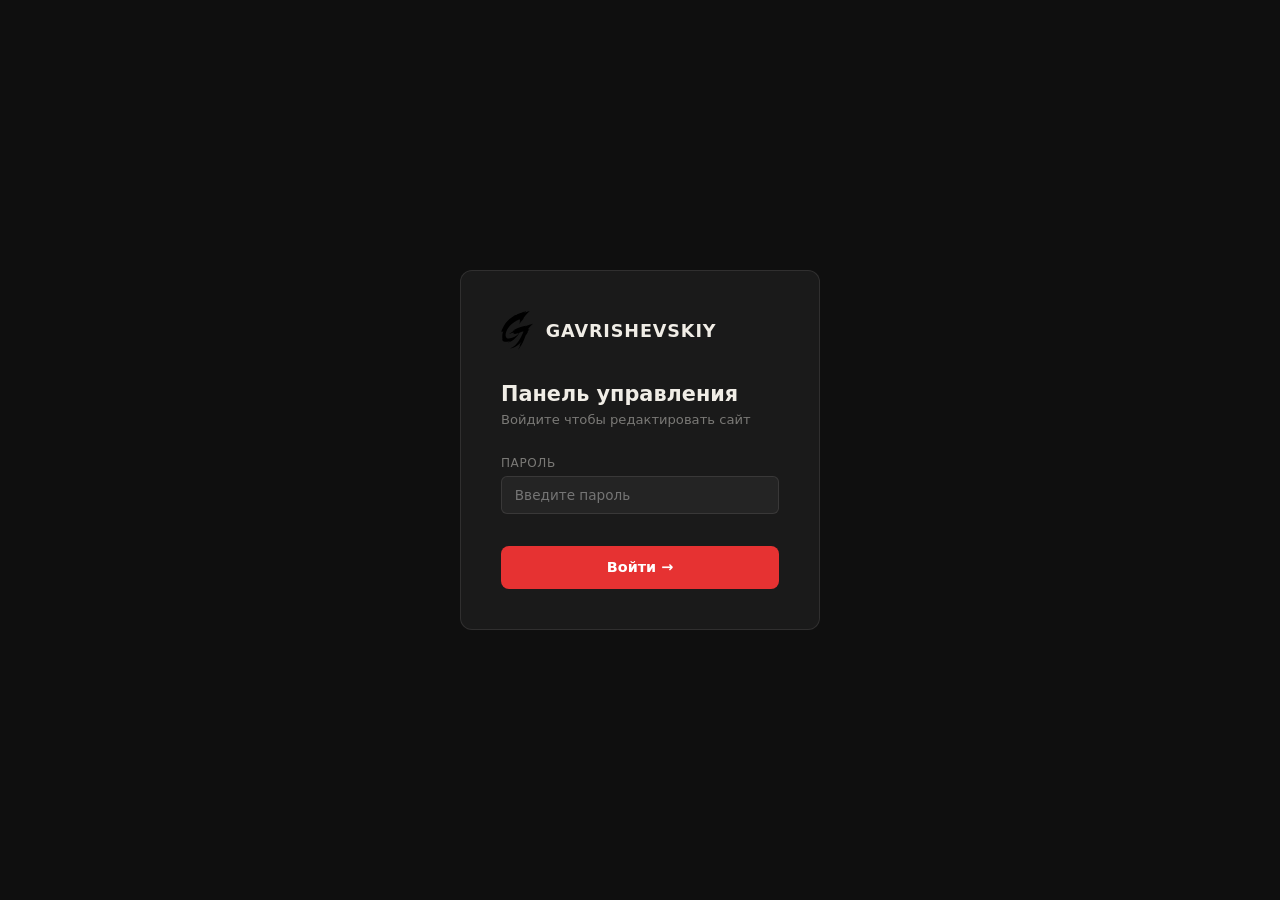
<file: admin.html>
<!DOCTYPE html>
<html lang="ru">
<head>
<meta charset="UTF-8">
<meta name="viewport" content="width=device-width, initial-scale=1.0">
<title>Админка — GAVRISHEVSKIY</title>
<style>
*,*::before,*::after{margin:0;padding:0;box-sizing:border-box}
:root{
  --bg:#0f0f0f;--bg2:#1a1a1a;--bg3:#242424;
  --w:#f0ede6;--dim:rgba(240,237,230,.45);
  --red:#e63232;--line:rgba(240,237,230,.1);
  --green:#22c55e;--font:'Inter',system-ui,sans-serif;
}
body{background:var(--bg);color:var(--w);font-family:var(--font);min-height:100vh}
a{color:inherit;text-decoration:none}
input,textarea,select{background:var(--bg3);border:1px solid var(--line);color:var(--w);padding:.6rem .8rem;border-radius:6px;font-family:var(--font);font-size:.85rem;width:100%;transition:border-color .2s}
input:focus,textarea:focus,select:focus{outline:none;border-color:rgba(230,50,50,.5)}
textarea{resize:vertical;min-height:80px}
label{display:block;font-size:.75rem;color:var(--dim);margin-bottom:.4rem;letter-spacing:.05em;text-transform:uppercase}
button{font-family:var(--font);cursor:pointer;transition:all .2s}

/* LOGIN */
#loginScreen{position:fixed;inset:0;background:var(--bg);display:flex;align-items:center;justify-content:center;z-index:999}
.login-box{background:var(--bg2);border:1px solid var(--line);border-radius:12px;padding:2.5rem;width:360px}
.login-logo{display:flex;align-items:center;gap:.8rem;margin-bottom:2rem}
.login-logo img{width:32px;height:auto;filter:invert(1)}
.login-logo span{font-size:1.1rem;font-weight:700;letter-spacing:.05em}
.login-title{font-size:1.3rem;font-weight:700;margin-bottom:.4rem}
.login-sub{font-size:.82rem;color:var(--dim);margin-bottom:1.8rem}
.btn-login{width:100%;background:var(--red);color:#fff;border:none;padding:.85rem;border-radius:8px;font-size:.9rem;font-weight:600;margin-top:1rem}
.btn-login:hover{background:#ff3535}
.login-err{color:var(--red);font-size:.8rem;margin-top:.6rem;display:none}

/* LAYOUT */
#app{display:none;min-height:100vh}
.sidebar{width:220px;background:var(--bg2);border-right:1px solid var(--line);position:fixed;top:0;left:0;bottom:0;display:flex;flex-direction:column;z-index:100}
.sidebar-logo{padding:1.4rem 1.2rem;border-bottom:1px solid var(--line);display:flex;align-items:center;gap:.7rem}
.sidebar-logo img{width:24px;filter:invert(1)}
.sidebar-logo span{font-size:.9rem;font-weight:700;letter-spacing:.04em}
.sidebar-nav{flex:1;padding:.8rem 0;overflow-y:auto}
.nav-section{padding:.4rem 1.2rem .2rem;font-size:.65rem;letter-spacing:.12em;color:rgba(240,237,230,.3);text-transform:uppercase;margin-top:.4rem}
.nav-item{display:flex;align-items:center;gap:.7rem;padding:.65rem 1.2rem;font-size:.82rem;color:var(--dim);cursor:pointer;transition:all .2s;border-left:2px solid transparent}
.nav-item:hover{color:var(--w);background:rgba(240,237,230,.04)}
.nav-item.active{color:var(--w);border-left-color:var(--red);background:rgba(230,50,50,.06)}
.nav-item .icon{font-size:1rem;width:18px;text-align:center}
.sidebar-footer{padding:1rem 1.2rem;border-top:1px solid var(--line)}
.btn-site{display:flex;align-items:center;gap:.6rem;font-size:.78rem;color:var(--dim);padding:.5rem .8rem;border:1px solid var(--line);border-radius:6px;transition:all .2s;width:100%;background:none}
.btn-site:hover{color:var(--w);border-color:rgba(240,237,230,.3)}
.btn-logout{margin-top:.5rem;font-size:.78rem;color:var(--dim);background:none;border:none;cursor:pointer;padding:.3rem 0}
.btn-logout:hover{color:var(--red)}

.main{margin-left:220px;padding:2rem;min-height:100vh}
.page-title{font-size:1.4rem;font-weight:700;margin-bottom:.3rem}
.page-sub{font-size:.82rem;color:var(--dim);margin-bottom:2rem}

/* CARDS */
.card{background:var(--bg2);border:1px solid var(--line);border-radius:10px;padding:1.4rem;margin-bottom:1rem}
.card-title{font-size:.82rem;font-weight:600;letter-spacing:.04em;margin-bottom:1rem;display:flex;align-items:center;gap:.5rem}
.card-title .badge{font-size:.65rem;background:rgba(230,50,50,.15);color:var(--red);border:1px solid rgba(230,50,50,.3);padding:.15rem .5rem;border-radius:4px}
.grid-2{display:grid;grid-template-columns:1fr 1fr;gap:1rem}
.grid-3{display:grid;grid-template-columns:1fr 1fr 1fr;gap:1rem}
.field{margin-bottom:1rem}
.field:last-child{margin-bottom:0}

/* BUTTONS */
.btn-save{background:var(--red);color:#fff;border:none;padding:.7rem 1.6rem;border-radius:7px;font-size:.85rem;font-weight:600}
.btn-save:hover{background:#ff3535;transform:translateY(-1px)}
.btn-save:active{transform:none}
.btn-secondary{background:var(--bg3);color:var(--dim);border:1px solid var(--line);padding:.6rem 1.2rem;border-radius:7px;font-size:.82rem}
.btn-secondary:hover{color:var(--w);border-color:rgba(240,237,230,.3)}
.btn-danger{background:rgba(230,50,50,.1);color:var(--red);border:1px solid rgba(230,50,50,.3);padding:.5rem .9rem;border-radius:6px;font-size:.78rem}
.btn-danger:hover{background:rgba(230,50,50,.2)}
.btn-add{background:rgba(34,197,94,.1);color:var(--green);border:1px solid rgba(34,197,94,.3);padding:.6rem 1.2rem;border-radius:7px;font-size:.82rem}
.btn-add:hover{background:rgba(34,197,94,.18)}

/* TRACK / ARTIST ROWS */
.item-row{background:var(--bg3);border:1px solid var(--line);border-radius:8px;padding:1rem;margin-bottom:.7rem;position:relative}
.item-row-header{display:flex;align-items:center;gap:.8rem;margin-bottom:.8rem}
.item-num{font-size:.7rem;font-weight:600;color:var(--dim);background:var(--bg);border:1px solid var(--line);width:28px;height:28px;border-radius:50%;display:flex;align-items:center;justify-content:center;flex-shrink:0}
.item-name{font-size:.88rem;font-weight:600;flex:1}
.item-actions{display:flex;gap:.4rem}

/* IMAGE UPLOAD */
.img-upload{border:1px dashed rgba(240,237,230,.2);border-radius:8px;padding:1.2rem;text-align:center;cursor:pointer;transition:border-color .2s;position:relative}
.img-upload:hover{border-color:rgba(230,50,50,.4)}
.img-upload input[type=file]{position:absolute;inset:0;opacity:0;cursor:pointer;width:100%;height:100%}
.img-preview{width:100%;max-height:120px;object-fit:cover;border-radius:6px;display:block;margin-bottom:.6rem}
.img-placeholder{font-size:.78rem;color:var(--dim);pointer-events:none}
.img-placeholder .icon{font-size:1.5rem;margin-bottom:.4rem;display:block}

/* TOAST */
#toast{position:fixed;bottom:2rem;right:2rem;z-index:9999;display:flex;flex-direction:column;gap:.5rem}
.toast-item{background:var(--bg2);border:1px solid var(--line);border-radius:8px;padding:.8rem 1.2rem;font-size:.83rem;display:flex;align-items:center;gap:.6rem;animation:toastIn .3s ease forwards;min-width:220px}
.toast-item.success{border-color:rgba(34,197,94,.4)}
.toast-item.error{border-color:rgba(230,50,50,.4)}
@keyframes toastIn{from{opacity:0;transform:translateY(10px)}to{opacity:1;transform:none}}

/* TABS */
.tabs{display:flex;gap:0;border-bottom:1px solid var(--line);margin-bottom:1.5rem}
.tab{padding:.65rem 1.2rem;font-size:.82rem;color:var(--dim);cursor:pointer;border-bottom:2px solid transparent;margin-bottom:-1px;transition:all .2s}
.tab:hover{color:var(--w)}
.tab.active{color:var(--w);border-bottom-color:var(--red)}
.tab-content{display:none}
.tab-content.active{display:block}

/* STATS */
.stats-grid{display:grid;grid-template-columns:repeat(4,1fr);gap:1rem;margin-bottom:2rem}
.stat-card{background:var(--bg2);border:1px solid var(--line);border-radius:10px;padding:1.2rem}
.stat-val{font-size:2rem;font-weight:700;margin-bottom:.2rem}
.stat-label{font-size:.75rem;color:var(--dim);letter-spacing:.05em;text-transform:uppercase}

/* PAGES */
.page{display:none}
.page.active{display:block}

/* TICKER */
.ticker-item{display:flex;align-items:center;gap:.8rem;background:var(--bg3);border:1px solid var(--line);border-radius:7px;padding:.7rem .9rem;margin-bottom:.5rem}
.ticker-item .t-type{font-size:.65rem;color:var(--dim);background:var(--bg);border:1px solid var(--line);padding:.15rem .45rem;border-radius:4px;text-transform:uppercase;letter-spacing:.06em;flex-shrink:0}
.ticker-item .t-val{flex:1;font-size:.85rem}
.ticker-item .t-actions{display:flex;gap:.3rem}

@media(max-width:768px){
  .sidebar{transform:translateX(-100%)}
  .main{margin-left:0;padding:1rem}
  .stats-grid{grid-template-columns:1fr 1fr}
  .grid-2,.grid-3{grid-template-columns:1fr}
}
</style>
</head>
<body>

<!-- LOGIN -->
<div id="loginScreen">
  <div class="login-box">
    <div class="login-logo">
      <img src="assets/icons/logo.svg" alt="">
      <span>GAVRISHEVSKIY</span>
    </div>
    <div class="login-title">Панель управления</div>
    <div class="login-sub">Войдите чтобы редактировать сайт</div>
    <div class="field">
      <label>Пароль</label>
      <input type="password" id="pwInput" placeholder="Введите пароль" onkeydown="if(event.key==='Enter')doLogin()">
    </div>
    <button class="btn-login" onclick="doLogin()">Войти →</button>
    <div class="login-err" id="loginErr">Неверный пароль</div>
  </div>
</div>

<!-- APP -->
<div id="app">

  <!-- SIDEBAR -->
  <div class="sidebar">
    <div class="sidebar-logo">
      <img src="assets/icons/logo.svg" alt="">
      <span>ADMIN</span>
    </div>
    <nav class="sidebar-nav">
      <div class="nav-section">Обзор</div>
      <div class="nav-item active" onclick="showPage('dashboard')">
        <span class="icon">📊</span> Dashboard
      </div>

      <div class="nav-section">Контент</div>
      <div class="nav-item" onclick="showPage('hero')">
        <span class="icon">🎬</span> Hero экран
      </div>
      <div class="nav-item" onclick="showPage('ticker')">
        <span class="icon">📜</span> Бегущая строка
      </div>
      <div class="nav-item" onclick="showPage('about')">
        <span class="icon">ℹ️</span> О нас
      </div>
      <div class="nav-item" onclick="showPage('artists')">
        <span class="icon">🎤</span> Артисты
      </div>
      <div class="nav-item" onclick="showPage('tracks')">
        <span class="icon">🎵</span> Треки
      </div>
      <div class="nav-item" onclick="showPage('visual')">
        <span class="icon">🎬</span> Визуальный продакшн
      </div>
      <div class="nav-item" onclick="showPage('reviews')">
        <span class="icon">⭐</span> Отзывы
      </div>
      <div class="nav-item" onclick="showPage('contact')">
        <span class="icon">📬</span> Контакты
      </div>
      <div class="nav-section">Настройки</div>
      <div class="nav-item" onclick="showPage('settings')">
        <span class="icon">⚙️</span> Настройки
      </div>
    </nav>
    <div class="sidebar-footer">
      <button class="btn-site" onclick="window.open('index.html','_blank')">
        <span>🌐</span> Открыть сайт
      </button>
      <button class="btn-logout" onclick="logout()">Выйти из аккаунта</button>
    </div>
  </div>

  <!-- MAIN -->
  <div class="main">

    <!-- DASHBOARD -->
    <div class="page active" id="page-dashboard">
      <div class="page-title">Dashboard</div>
      <div class="page-sub">Добро пожаловать в панель управления GAVRISHEVSKIY</div>

      <div class="stats-grid">
        <div class="stat-card">
          <div class="stat-val" id="stat-artists">—</div>
          <div class="stat-label">Артистов</div>
        </div>
        <div class="stat-card">
          <div class="stat-val" id="stat-tracks">—</div>
          <div class="stat-label">Треков</div>
        </div>
        <div class="stat-card">
          <div class="stat-val" id="stat-reviews">—</div>
          <div class="stat-label">Отзывов</div>
        </div>
        <div class="stat-card">
          <div class="stat-val" style="color:var(--green)">●</div>
          <div class="stat-label">Сайт активен</div>
        </div>
      </div>

      <div class="card">
        <div class="card-title">Быстрые действия</div>
        <div style="display:flex;gap:.7rem;flex-wrap:wrap">
          <button class="btn-save" onclick="showPage('artists')">✏️ Редактировать артистов</button>
          <button class="btn-save" onclick="showPage('tracks')">🎵 Редактировать треки</button>
          <button class="btn-save" onclick="showPage('visual')">🎬 Клипы</button>
          <button class="btn-secondary" onclick="showPage('contact')">📬 Контакты</button>
          <button class="btn-secondary" onclick="showPage('settings')">⚙️ Настройки</button>
        </div>
      </div>

      <div class="card">
        <div class="card-title">Последние изменения</div>
        <div id="changeLog" style="font-size:.82rem;color:var(--dim)">Изменений пока нет.</div>
      </div>
    </div>

    <!-- HERO -->
    <div class="page" id="page-hero">
      <div class="page-title">Hero экран</div>
      <div class="page-sub">Первый экран сайта — заголовок и кнопки</div>

      <div class="card">
        <div class="card-title">Заголовок <span class="badge">Текст</span></div>
        <div class="field">
          <label>Строка 1</label>
          <input type="text" id="hero-line1" placeholder="GAVRISHEVSKIY©">
        </div>
        <div class="field">
          <label>Строка 2 (акцент)</label>
          <input type="text" id="hero-line2" placeholder="PRODUCTION">
        </div>
      </div>

      <div class="card">
        <div class="card-title">Кнопки</div>
        <div class="grid-2">
          <div class="field">
            <label>Кнопка 1 (текст)</label>
            <input type="text" id="hero-btn1-text" placeholder="Начать проект">
          </div>
          <div class="field">
            <label>Кнопка 1 (ссылка)</label>
            <input type="text" id="hero-btn1-link" placeholder="#contact">
          </div>
        </div>
        <div class="grid-2">
          <div class="field">
            <label>Кнопка 2 (текст)</label>
            <input type="text" id="hero-btn2-text" placeholder="Портфолио">
          </div>
          <div class="field">
            <label>Кнопка 2 (ссылка)</label>
            <input type="text" id="hero-btn2-link" placeholder="#artists">
          </div>
        </div>
      </div>

      <button class="btn-save" onclick="saveSection('hero')">💾 Сохранить hero</button>
    </div>

    <!-- VISUAL -->
    <div class="page" id="page-visual">
      <div class="page-title">Визуальный продакшн</div>
      <div class="page-sub">Горизонтальный блок клипов на главной — видео, подпись и ссылка</div>

      <div id="visualList"></div>
      <button class="btn-add" onclick="addVisualCard()">+ Добавить карточку</button>

      <br><br>
      <button class="btn-save" onclick="saveSection('visual')">💾 Сохранить визуальный блок</button>
    </div>

    <!-- TICKER -->
    <div class="page" id="page-ticker">
      <div class="page-title">Бегущая строка</div>
      <div class="page-sub">Артисты и логотипы в бегущей строке между hero и about</div>

      <div class="card">
        <div class="card-title">Элементы строки</div>
        <div id="tickerItems"></div>
        <button class="btn-add" onclick="addTickerItem('text')">+ Добавить текст</button>
        <button class="btn-secondary" onclick="addTickerItem('img')" style="margin-left:.5rem">+ Добавить логотип</button>
      </div>

      <button class="btn-save" onclick="saveSection('ticker')">💾 Сохранить</button>
    </div>

    <!-- ABOUT -->
    <div class="page" id="page-about">
      <div class="page-title">Блок «О нас»</div>
      <div class="page-sub">Второй экран — заголовок и статистика</div>

      <div class="card">
        <div class="card-title">Заголовок</div>
        <div class="field">
          <label>Строка 1</label>
          <input type="text" id="about-h1" placeholder="Звук,">
        </div>
        <div class="field">
          <label>Строка 2</label>
          <input type="text" id="about-h2" placeholder="который слышат">
        </div>
        <div class="field">
          <label>Тег</label>
          <input type="text" id="about-tag" placeholder="// Продюсерский центр">
        </div>
      </div>

      <div class="card">
        <div class="card-title">Статистика</div>
        <div class="grid-2">
          <div class="field"><label>Цифра 1</label><input type="text" id="about-s1v" placeholder="200+"></div>
          <div class="field"><label>Подпись 1</label><input type="text" id="about-s1l" placeholder="Треков"></div>
          <div class="field"><label>Цифра 2</label><input type="text" id="about-s2v" placeholder="47"></div>
          <div class="field"><label>Подпись 2</label><input type="text" id="about-s2l" placeholder="Артистов"></div>
          <div class="field"><label>Цифра 3</label><input type="text" id="about-s3v" placeholder="12M"></div>
          <div class="field"><label>Подпись 3</label><input type="text" id="about-s3l" placeholder="Прослушиваний"></div>
          <div class="field"><label>Цифра 4</label><input type="text" id="about-s4v" placeholder="8"></div>
          <div class="field"><label>Подпись 4</label><input type="text" id="about-s4l" placeholder="Лет опыта"></div>
        </div>
      </div>

      <button class="btn-save" onclick="saveSection('about')">💾 Сохранить</button>
    </div>

    <!-- ARTISTS -->
    <div class="page" id="page-artists">
      <div class="page-title">Артисты</div>
      <div class="page-sub">Редактируй карточки артистов в bento-сетке</div>

      <div class="card">
        <div class="card-title">Заголовок секции</div>
        <div class="grid-2">
          <div class="field"><label>Заголовок</label><input type="text" id="artists-h" placeholder="НАШИ АРТИСТЫ"></div>
          <div class="field"><label>Тег</label><input type="text" id="artists-tag" placeholder="// 47 артистов · 12M+ прослушиваний"></div>
        </div>
      </div>

      <div id="artistsList"></div>
      <button class="btn-add" onclick="addArtist()">+ Добавить артиста</button>

      <br><br>
      <button class="btn-save" onclick="saveSection('artists')">💾 Сохранить артистов</button>
    </div>

    <!-- TRACKS -->
    <div class="page" id="page-tracks">
      <div class="page-title">Треки</div>
      <div class="page-sub">Список избранных треков</div>

      <div id="tracksList"></div>
      <button class="btn-add" onclick="addTrack()">+ Добавить трек</button>

      <br><br>
      <button class="btn-save" onclick="saveSection('tracks')">💾 Сохранить треки</button>
    </div>

    <!-- REVIEWS -->
    <div class="page" id="page-reviews">
      <div class="page-title">Отзывы</div>
      <div class="page-sub">Текстовые отзывы артистов</div>

      <div id="reviewsList"></div>
      <button class="btn-add" onclick="addReview()">+ Добавить отзыв</button>

      <br><br>
      <button class="btn-save" onclick="saveSection('reviews')">💾 Сохранить отзывы</button>
    </div>

    <!-- CONTACT -->
    <div class="page" id="page-contact">
      <div class="page-title">Контакты</div>
      <div class="page-sub">Email, Telegram и ссылки на соцсети</div>

      <div class="card">
        <div class="card-title">Заголовок CTA</div>
        <div class="field"><label>Строка 1</label><input type="text" id="contact-h1" placeholder="ГОТОВ"></div>
        <div class="field"><label>Строка 2 (акцент)</label><input type="text" id="contact-h2" placeholder="ЗВУЧАТЬ?"></div>
        <div class="field"><label>Подзаголовок</label><input type="text" id="contact-sub" placeholder="Напиши — обсудим проект..."></div>
      </div>

      <div class="card">
        <div class="card-title">Ссылки</div>
        <div class="field"><label>Email</label><input type="email" id="contact-email" placeholder="hello@garvishensky.pro"></div>
        <div class="field"><label>Telegram (ссылка)</label><input type="text" id="contact-tg" placeholder="https://t.me/garvishensky"></div>
        <div class="field"><label>Instagram</label><input type="text" id="contact-ig" placeholder="https://instagram.com/..."></div>
        <div class="field"><label>VK</label><input type="text" id="contact-vk" placeholder="https://vk.com/..."></div>
        <div class="field"><label>YouTube</label><input type="text" id="contact-yt" placeholder="https://youtube.com/..."></div>
      </div>

      <button class="btn-save" onclick="saveSection('contact')">💾 Сохранить контакты</button>
    </div>

    <!-- SETTINGS -->
    <div class="page" id="page-settings">
      <div class="page-title">Настройки</div>
      <div class="page-sub">Системные настройки панели</div>

      <div class="card">
        <div class="card-title">Смена пароля</div>
        <div class="field"><label>Текущий пароль</label><input type="password" id="pw-current"></div>
        <div class="field"><label>Новый пароль</label><input type="password" id="pw-new"></div>
        <div class="field"><label>Повторить пароль</label><input type="password" id="pw-repeat"></div>
        <button class="btn-save" onclick="changePassword()">Сменить пароль</button>
      </div>

      <div class="card">
        <div class="card-title">Данные</div>
        <div style="display:flex;gap:.7rem;flex-wrap:wrap">
          <button class="btn-secondary" onclick="exportData()">📤 Экспорт данных (JSON)</button>
          <button class="btn-secondary" onclick="document.getElementById('importFile').click()">📥 Импорт данных</button>
          <input type="file" id="importFile" accept=".json" style="display:none" onchange="importData(event)">
        </div>
        <div style="margin-top:1rem">
          <button class="btn-danger" onclick="if(confirm('Сбросить всё?'))resetData()">🗑 Сбросить все данные</button>
        </div>
      </div>
    </div>

  </div><!-- /main -->
</div><!-- /app -->

<div id="toast"></div>

<script>
const STORAGE_KEY = 'garvishensky_cms';
const DEFAULT_PW  = 'admin2024';

// ── AUTH ──
function getPassword(){ return localStorage.getItem('garvishensky_pw') || DEFAULT_PW; }

function doLogin(){
  const val = document.getElementById('pwInput').value;
  if(val === getPassword()){
    sessionStorage.setItem('gauth','1');
    document.getElementById('loginScreen').style.display='none';
    document.getElementById('app').style.display='block';
    initApp();
  } else {
    document.getElementById('loginErr').style.display='block';
    document.getElementById('pwInput').value='';
  }
}

function logout(){
  sessionStorage.removeItem('gauth');
  location.reload();
}

// ── INIT ──
window.addEventListener('DOMContentLoaded', ()=>{
  if(sessionStorage.getItem('gauth')){
    document.getElementById('loginScreen').style.display='none';
    document.getElementById('app').style.display='block';
    initApp();
  }
});

function initApp(){
  loadAll();
  updateDashboard();
}

// ── DATA ──
function getData(){ return JSON.parse(localStorage.getItem(STORAGE_KEY)||'{}'); }
function setData(d){ localStorage.setItem(STORAGE_KEY, JSON.stringify(d)); }

const DEFAULTS = {
  hero:{ line1:'GAVRISHEVSKIY©', line2:'PRODUCTION',
    btn1Text:'Начать проект', btn1Link:'#contact', btn2Text:'Портфолио', btn2Link:'#artists' },
  ticker:[
    {type:'img', val:'assets/media/images/lola.jpg', alt:'LOLA'},
    {type:'img', val:'assets/media/images/andraw.jpg', alt:'ANDRAW'},
    {type:'text', val:'APRIORY'},{type:'text', val:'DAFA'}
  ],
  about:{ h1:'Звук,', h2:'который слышат', tag:'// Продюсерский центр',
    s1v:'200+', s1l:'Треков', s2v:'47', s2l:'Артистов',
    s3v:'12M', s3l:'Прослушиваний', s4v:'8', s4l:'Лет опыта' },
  artists:{ h:'НАШИ АРТИСТЫ', tag:'// 47 артистов · 12M+ прослушиваний',
    items:[
      {name:'АРТИСТ 1', genre:'Жанр · Поджанр', plays:'X.XM', img:'assets/media/images/artists/artist-1.jpg', tracks:['Название трека 1','Название трека 2','Название трека 3'], link:'#tracks'},
      {name:'АРТИСТ 2', genre:'Жанр · Поджанр', plays:'XXX K', img:'assets/media/images/artists/artist-2.jpg', tracks:['Название трека 1','Название трека 2'], link:'#tracks'},
      {name:'АРТИСТ 3', genre:'Жанр · Поджанр', plays:'X.XM', img:'assets/media/images/artists/artist-3.jpg', tracks:['Название трека 1','Название трека 2'], link:'#tracks'},
      {name:'АРТИСТ 4', genre:'Жанр', plays:'XXX K', img:'assets/media/images/artists/artist-4.jpg', tracks:['Название трека'], link:'#tracks'},
      {name:'АРТИСТ 5', genre:'Жанр', plays:'X.XM', img:'assets/media/images/artists/artist-5.jpg', tracks:['Название трека'], link:'#tracks'},
    ]
  },
  tracks:{ items:[
    {name:'Название трека', artist:'Артист 1', tag:'Жанр', plays:'XXX K', dur:'3:24', ym:''},
    {name:'Название трека 2', artist:'Артист 2', tag:'Жанр', plays:'XXX K', dur:'2:58', ym:''},
    {name:'Название трека 3', artist:'Артист 3', tag:'Жанр', plays:'XXX K', dur:'3:40', ym:''},
    {name:'Название трека 4', artist:'Артист 4', tag:'Жанр', plays:'XXX K', dur:'2:44', ym:''},
    {name:'Название трека 5', artist:'Артист 5', tag:'Жанр', plays:'XXX K', dur:'3:11', ym:''},
  ]},
  visual:{ items:[
    {type:'01', label:'Клип', video:'assets/media/video/hero.mp4', link:'pages/services.html#video'},
    {type:'02', label:'Рилс', video:'assets/media/video/about.mp4', link:'pages/services.html#video'},
    {type:'03', label:'Teaser', video:'assets/media/video/studio.mp4', link:'pages/services.html#video'},
    {type:'04', label:'Backstage', video:'assets/media/video/hero.mp4', link:'pages/services.html#video'},
    {type:'05', label:'Live', video:'assets/media/video/about.mp4', link:'pages/services.html#video'},
    {type:'06', label:'Aftermovie', video:'assets/media/video/studio.mp4', link:'pages/services.html#video'},
  ]},
  reviews:{ items:[
    {text:'За три месяца работы выпустили EP и получили первый миллион прослушиваний. Команда делает всё — от аранжировки до рилсов.', author:'Артист 1', role:'Поп · X.XM слушателей'},
    {text:'Пришёл с демо-записью на телефон, ушёл с готовым треком на стримингах. Сведение и мастеринг — топовый уровень.', author:'Артист 2', role:'Инди · XXX K слушателей'},
    {text:'Визуальный продакшн на высшем уровне. Клип набрал 500К за первую неделю.', author:'Артист 3', role:'R&B · X.XM слушателей'},
  ]},
  contact:{ h1:'ГОТОВ', h2:'ЗВУЧАТЬ?', sub:'Напиши — обсудим проект, выберем формат и стартуем',
    email:'hello@garvishensky.pro', tg:'https://t.me/garvishensky', ig:'', vk:'', yt:'' }
};

function get(section){ const d=getData(); return d[section]||DEFAULTS[section]; }
function save(section, val){ const d=getData(); d[section]=val; setData(d); logChange(section); }

// ── LOAD ALL SECTIONS INTO FORMS ──
function loadAll(){
  loadHero(); loadTicker(); loadAbout(); loadArtists(); loadTracks(); loadVisual(); loadReviews(); loadContact();
}

function loadHero(){
  const d=get('hero');
  const map = {
    line1:'line1',
    line2:'line2',
    'btn1-text':'btn1Text',
    'btn1-link':'btn1Link',
    'btn2-text':'btn2Text',
    'btn2-link':'btn2Link',
  };
  Object.entries(map).forEach(([domKey,dataKey])=>{
    const el=document.getElementById('hero-'+domKey);
    if(el) el.value=d[dataKey]||'';
  });
}
function loadAbout(){
  const d=get('about');
  ['h1','h2','tag','s1v','s1l','s2v','s2l','s3v','s3l','s4v','s4l'].forEach(k=>{
    const el=document.getElementById('about-'+k);
    if(el) el.value=d[k]||'';
  });
}
function loadContact(){
  const d=get('contact');
  ['h1','h2','sub','email','tg','ig','vk','yt'].forEach(k=>{
    const el=document.getElementById('contact-'+k);
    if(el) el.value=d[k]||'';
  });
}

function loadTicker(){
  const items=get('ticker');
  const el=document.getElementById('tickerItems');
  el.innerHTML='';
  items.forEach((it,i)=>{
    el.innerHTML+=`<div class="ticker-item" id="ti-${i}">
      <span class="t-type">${it.type==='img'?'Лого':'Текст'}</span>
      <input class="t-val" style="flex:1;background:var(--bg);border:1px solid var(--line);color:var(--w);padding:.4rem .6rem;border-radius:5px;font-size:.82rem" 
        value="${it.val}" onchange="updateTickerItem(${i},'val',this.value)">
      ${it.type==='img'?`<input style="width:100px;background:var(--bg);border:1px solid var(--line);color:var(--w);padding:.4rem .6rem;border-radius:5px;font-size:.75rem" 
        value="${it.alt||''}" placeholder="alt" onchange="updateTickerItem(${i},'alt',this.value)">`:``}
      <button class="btn-danger" onclick="removeTickerItem(${i})">✕</button>
    </div>`;
  });
}

function updateTickerItem(i,key,val){
  const items=get('ticker'); items[i][key]=val; save('ticker',items); // live save
}
function removeTickerItem(i){
  const items=get('ticker'); items.splice(i,1); save('ticker',items); loadTicker();
}
function addTickerItem(type){
  const items=get('ticker');
  items.push(type==='img'?{type:'img',val:'',alt:''}:{type:'text',val:'АРТИСТ'});
  save('ticker',items); loadTicker();
}

function loadArtists(){
  const d=get('artists');
  const hEl=document.getElementById('artists-h');
  const tEl=document.getElementById('artists-tag');
  if(hEl) hEl.value=d.h||'';
  if(tEl) tEl.value=d.tag||'';
  const el=document.getElementById('artistsList');
  el.innerHTML='';
  (d.items||[]).forEach((a,i)=>{
    el.innerHTML+=`
    <div class="item-row" id="ar-${i}">
      <div class="item-row-header">
        <div class="item-num">${i+1}</div>
        <div class="item-name">${a.name||'Артист'}</div>
        <div class="item-actions">
          <button class="btn-danger" onclick="removeArtist(${i})">Удалить</button>
        </div>
      </div>
      <div class="grid-2">
        <div class="field"><label>Имя</label>
          <input value="${a.name||''}" onchange="updateArtist(${i},'name',this.value)"></div>
        <div class="field"><label>Жанр</label>
          <input value="${a.genre||''}" onchange="updateArtist(${i},'genre',this.value)"></div>
        <div class="field"><label>Прослушивания (ЯМ)</label>
          <input value="${a.plays||''}" onchange="updateArtist(${i},'plays',this.value)"></div>
        <div class="field"><label>Ссылка карточки</label>
          <input value="${a.link||'#tracks'}" onchange="updateArtist(${i},'link',this.value)"></div>
      </div>
      <div class="field"><label>Треки (через запятую)</label>
        <input value="${(a.tracks||[]).join(', ')}" onchange="updateArtist(${i},'tracks',this.value.split(',').map(s=>s.trim()))"></div>
      <div class="field"><label>Фото (путь к файлу)</label>
        <input value="${a.img||''}" placeholder="assets/media/images/artists/artist-1.jpg" onchange="updateArtist(${i},'img',this.value)"></div>
    </div>`;
  });
}

function updateArtist(i,key,val){
  const d=get('artists'); d.items[i][key]=val;
  // Обновляем имя в заголовке
  const nameEl=document.querySelector(`#ar-${i} .item-name`);
  if(nameEl&&key==='name') nameEl.textContent=val;
  // Не сохраняем сразу — ждём кнопку Save
  const cur=getData(); cur['artists']=d; setData(cur);
}
function removeArtist(i){ const d=get('artists'); d.items.splice(i,1); save('artists',d); loadArtists(); }
function addArtist(){
  const d=get('artists');
  d.items.push({name:'Новый артист',genre:'Жанр',plays:'—',img:'',tracks:[],link:'#tracks'});
  save('artists',d); loadArtists();
}

function loadTracks(){
  const d=get('tracks');
  const el=document.getElementById('tracksList');
  el.innerHTML='';
  (d.items||[]).forEach((tr,i)=>{
    el.innerHTML+=`
    <div class="item-row" id="tr-${i}">
      <div class="item-row-header">
        <div class="item-num">${String(i+1).padStart(2,'0')}</div>
        <div class="item-name">${tr.name||'Трек'} — ${tr.artist||''}</div>
        <div class="item-actions">
          <button class="btn-danger" onclick="removeTrack(${i})">Удалить</button>
        </div>
      </div>
      <div class="grid-2">
        <div class="field"><label>Название трека</label>
          <input value="${tr.name||''}" onchange="updateTrack(${i},'name',this.value)"></div>
        <div class="field"><label>Артист</label>
          <input value="${tr.artist||''}" onchange="updateTrack(${i},'artist',this.value)"></div>
        <div class="field"><label>Жанр/Тег</label>
          <input value="${tr.tag||''}" onchange="updateTrack(${i},'tag',this.value)"></div>
        <div class="field"><label>Прослушивания</label>
          <input value="${tr.plays||''}" onchange="updateTrack(${i},'plays',this.value)"></div>
        <div class="field"><label>Длительность</label>
          <input value="${tr.dur||''}" placeholder="3:24" onchange="updateTrack(${i},'dur',this.value)"></div>
        <div class="field"><label>Ссылка Яндекс Музыка</label>
          <input value="${tr.ym||''}" placeholder="https://music.yandex.ru/..." onchange="updateTrack(${i},'ym',this.value)"></div>
      </div>
    </div>`;
  });
}

function loadVisual(){
  const d=get('visual');
  const el=document.getElementById('visualList');
  if(!el) return;
  el.innerHTML='';
  (d.items||[]).forEach((item,i)=>{
    el.innerHTML+=`
    <div class="item-row" id="vi-${i}">
      <div class="item-row-header">
        <div class="item-num">${item.type||String(i+1).padStart(2,'0')}</div>
        <div class="item-name">${item.label||'Клип'}</div>
        <div class="item-actions">
          <button class="btn-danger" onclick="removeVisualCard(${i})">Удалить</button>
        </div>
      </div>
      <div class="grid-2">
        <div class="field"><label>Номер</label>
          <input value="${item.type||''}" onchange="updateVisual(${i},'type',this.value)"></div>
        <div class="field"><label>Подпись</label>
          <input value="${item.label||''}" onchange="updateVisual(${i},'label',this.value)"></div>
        <div class="field"><label>Видео (путь)</label>
          <input value="${item.video||''}" placeholder="assets/media/video/hero.mp4" onchange="updateVisual(${i},'video',this.value)"></div>
        <div class="field"><label>Ссылка</label>
          <input value="${item.link||''}" placeholder="pages/services.html#video" onchange="updateVisual(${i},'link',this.value)"></div>
      </div>
    </div>`;
  });
}

function updateVisual(i,key,val){
  const d=get('visual'); d.items[i][key]=val;
  const cur=getData(); cur['visual']=d; setData(cur);
  const nameEl=document.querySelector(`#vi-${i} .item-name`);
  if(nameEl&&key==='label') nameEl.textContent=val;
}
function removeVisualCard(i){ const d=get('visual'); d.items.splice(i,1); save('visual',d); loadVisual(); }
function addVisualCard(){
  const d=get('visual');
  d.items.push({type:String(d.items.length+1).padStart(2,'0'),label:'Новый клип',video:'assets/media/video/hero.mp4',link:'pages/services.html#video'});
  save('visual',d); loadVisual();
}

function updateTrack(i,key,val){
  const d=get('tracks'); d.items[i][key]=val;
  const nameEl=document.querySelector(`#tr-${i} .item-name`);
  if(nameEl&&(key==='name'||key==='artist')){
    const tr=d.items[i]; nameEl.textContent=`${tr.name||'Трек'} — ${tr.artist||''}`;
  }
  const cur=getData(); cur['tracks']=d; setData(cur);
}
function removeTrack(i){ const d=get('tracks'); d.items.splice(i,1); save('tracks',d); loadTracks(); }
function addTrack(){
  const d=get('tracks');
  d.items.push({name:'Новый трек',artist:'Артист',tag:'',plays:'—',dur:'0:00',ym:''});
  save('tracks',d); loadTracks();
}

function loadReviews(){
  const d=get('reviews');
  const el=document.getElementById('reviewsList');
  el.innerHTML='';
  (d.items||[]).forEach((rv,i)=>{
    el.innerHTML+=`
    <div class="item-row">
      <div class="item-row-header">
        <div class="item-num">${i+1}</div>
        <div class="item-name">${rv.author||'Автор'}</div>
        <div class="item-actions">
          <button class="btn-danger" onclick="removeReview(${i})">Удалить</button>
        </div>
      </div>
      <div class="field"><label>Текст отзыва</label>
        <textarea onchange="updateReview(${i},'text',this.value)">${rv.text||''}</textarea></div>
      <div class="grid-2">
        <div class="field"><label>Имя / Псевдоним</label>
          <input value="${rv.author||''}" onchange="updateReview(${i},'author',this.value)"></div>
        <div class="field"><label>Роль / Жанр</label>
          <input value="${rv.role||''}" onchange="updateReview(${i},'role',this.value)"></div>
      </div>
    </div>`;
  });
}

function updateReview(i,key,val){
  const d=get('reviews'); d.items[i][key]=val;
  const cur=getData(); cur['reviews']=d; setData(cur);
}
function removeReview(i){ const d=get('reviews'); d.items.splice(i,1); save('reviews',d); loadReviews(); }
function addReview(){
  const d=get('reviews');
  d.items.push({text:'',author:'Новый артист',role:''});
  save('reviews',d); loadReviews();
}

// ── SAVE SECTIONS ──
function saveSection(section){
  if(section==='hero'){
    save('hero',{
      line1: v('hero-line1'), line2: v('hero-line2'),
      btn1Text: v('hero-btn1-text'), btn1Link: v('hero-btn1-link'),
      btn2Text: v('hero-btn2-text'), btn2Link: v('hero-btn2-link'),
    });
  } else if(section==='about'){
    save('about',{
      h1:v('about-h1'), h2:v('about-h2'), tag:v('about-tag'),
      s1v:v('about-s1v'), s1l:v('about-s1l'), s2v:v('about-s2v'), s2l:v('about-s2l'),
      s3v:v('about-s3v'), s3l:v('about-s3l'), s4v:v('about-s4v'), s4l:v('about-s4l'),
    });
  } else if(section==='contact'){
    save('contact',{
      h1:v('contact-h1'), h2:v('contact-h2'), sub:v('contact-sub'),
      email:v('contact-email'), tg:v('contact-tg'),
      ig:v('contact-ig'), vk:v('contact-vk'), yt:v('contact-yt'),
    });
  } else if(section==='artists'){
    const d=get('artists');
    d.h=v('artists-h'); d.tag=v('artists-tag');
    save('artists',d);
  } else if(section==='tracks'){
    // already saved live
    toast('Треки сохранены','success');
    return;
  } else if(section==='visual'){
    toast('Визуальный блок сохранён','success');
    return;
  } else if(section==='reviews'){
    toast('Отзывы сохранены','success');
    return;
  } else if(section==='ticker'){
    toast('Строка сохранена','success');
    return;
  }
  toast(`Раздел "${section}" сохранён`,'success');
  updateDashboard();
}

function v(id){ const el=document.getElementById(id); return el?el.value.trim():''; }

// ── SETTINGS ──
function changePassword(){
  const cur=v('pw-current'), nw=v('pw-new'), rep=v('pw-repeat');
  if(cur!==getPassword()){ toast('Неверный текущий пароль','error'); return; }
  if(nw.length<4){ toast('Пароль слишком короткий (мин. 4 символа)','error'); return; }
  if(nw!==rep){ toast('Пароли не совпадают','error'); return; }
  localStorage.setItem('garvishensky_pw',nw);
  document.getElementById('pw-current').value='';
  document.getElementById('pw-new').value='';
  document.getElementById('pw-repeat').value='';
  toast('Пароль изменён','success');
}

function exportData(){
  const blob=new Blob([JSON.stringify(getData(),null,2)],{type:'application/json'});
  const a=document.createElement('a'); a.href=URL.createObjectURL(blob);
  a.download='garvishensky_data.json'; a.click();
  toast('Данные экспортированы','success');
}

function importData(e){
  const file=e.target.files[0]; if(!file) return;
  const reader=new FileReader();
  reader.onload=ev=>{
    try{
      const d=JSON.parse(ev.target.result);
      setData(d); loadAll();
      toast('Данные импортированы','success');
    }catch(err){ toast('Ошибка чтения JSON','error'); }
  };
  reader.readAsText(file);
}

function resetData(){
  localStorage.removeItem(STORAGE_KEY);
  loadAll(); toast('Данные сброшены','success');
}

// ── NAVIGATION ──
function showPage(name){
  document.querySelectorAll('.page').forEach(p=>p.classList.remove('active'));
  document.querySelectorAll('.nav-item').forEach(n=>n.classList.remove('active'));
  document.getElementById('page-'+name).classList.add('active');
  document.querySelectorAll('.nav-item').forEach(n=>{
    if(n.getAttribute('onclick')&&n.getAttribute('onclick').includes(`'${name}'`))
      n.classList.add('active');
  });
}

// ── DASHBOARD ──
function updateDashboard(){
  const artists=get('artists'); const tracks=get('tracks'); const reviews=get('reviews');
  document.getElementById('stat-artists').textContent=(artists.items||[]).length;
  document.getElementById('stat-tracks').textContent=(tracks.items||[]).length;
  document.getElementById('stat-reviews').textContent=(reviews.items||[]).length;
}

// ── CHANGELOG ──
const changes=[];
function logChange(section){
  const t=new Date().toLocaleTimeString('ru-RU');
  changes.unshift(`${t} — сохранён раздел <b>${section}</b>`);
  if(changes.length>8) changes.pop();
  const el=document.getElementById('changeLog');
  if(el) el.innerHTML=changes.map(c=>`<div style="padding:.3rem 0;border-bottom:1px solid var(--line)">${c}</div>`).join('');
}

// ── TOAST ──
function toast(msg, type='success'){
  const el=document.getElementById('toast');
  const div=document.createElement('div');
  div.className=`toast-item ${type}`;
  div.innerHTML=`<span>${type==='success'?'✓':'✕'}</span> ${msg}`;
  el.appendChild(div);
  setTimeout(()=>div.remove(),3000);
}
</script>
</body>
</html>
</file>
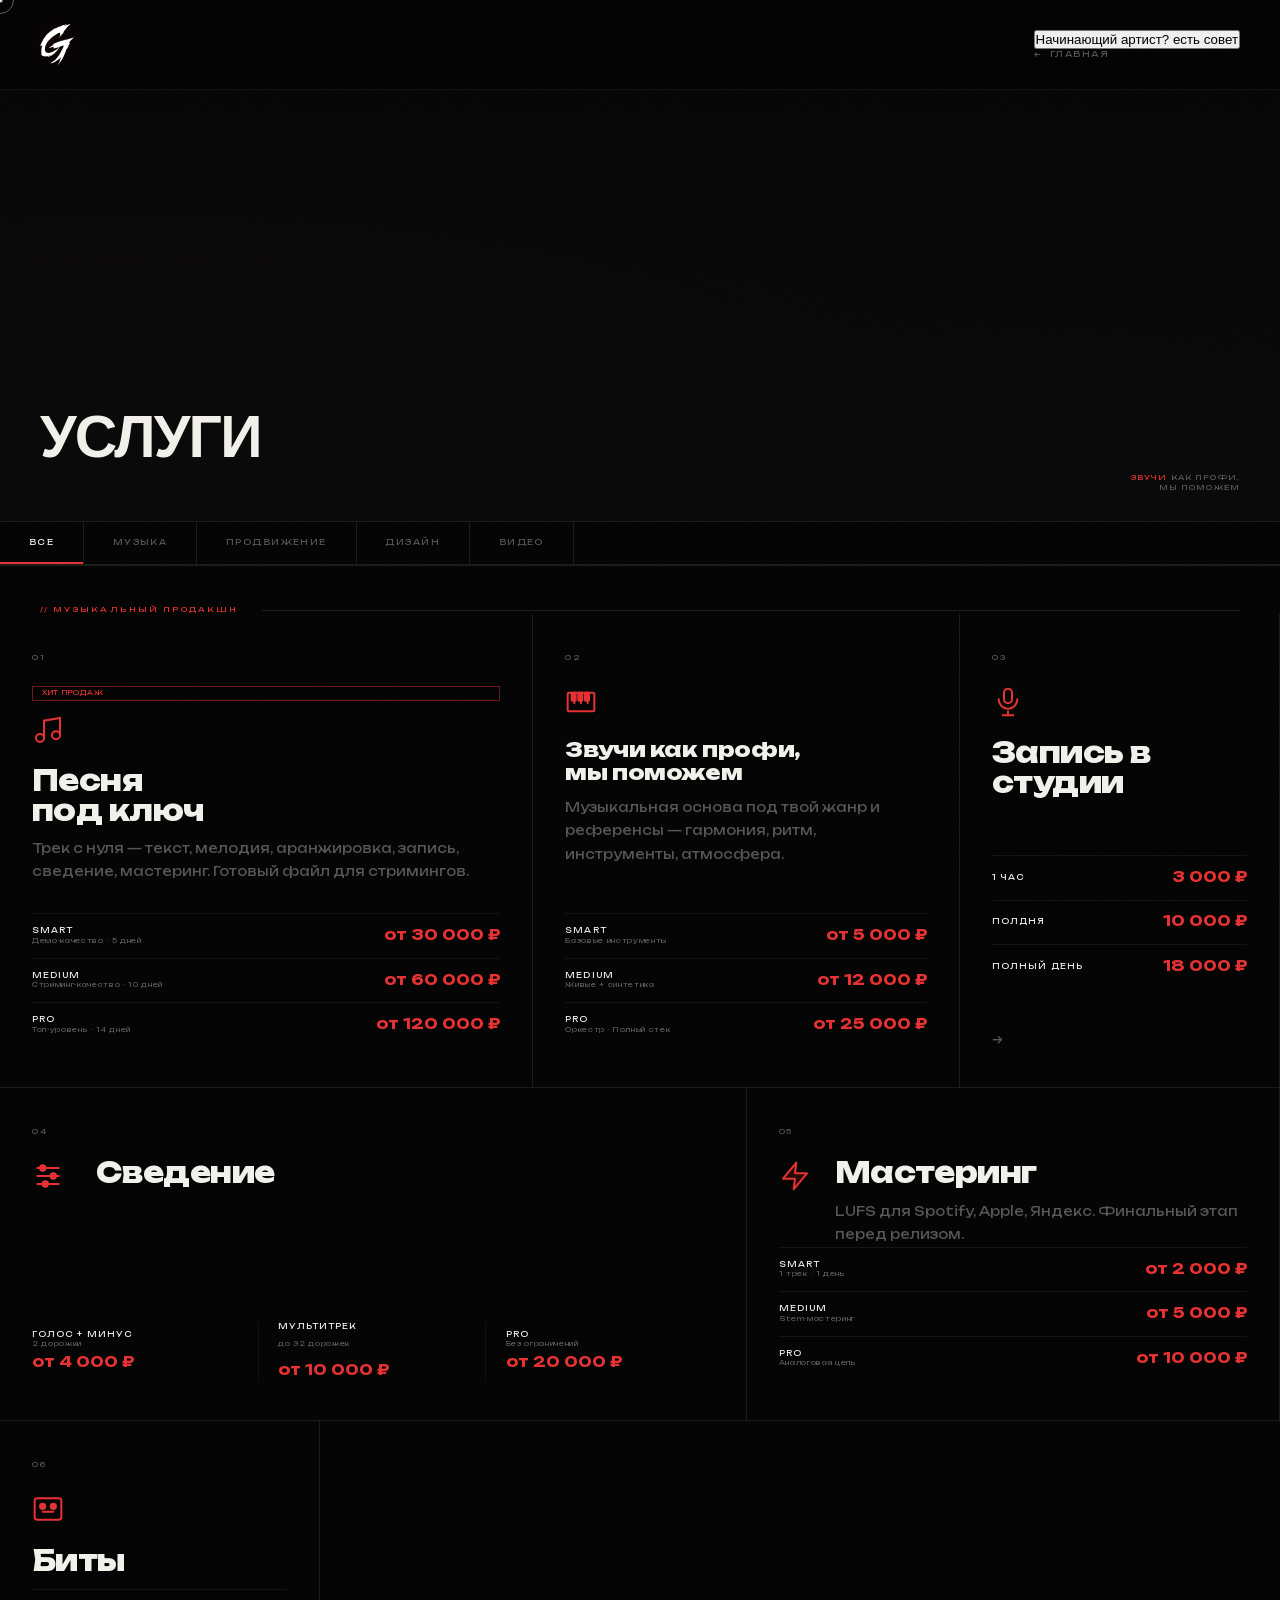
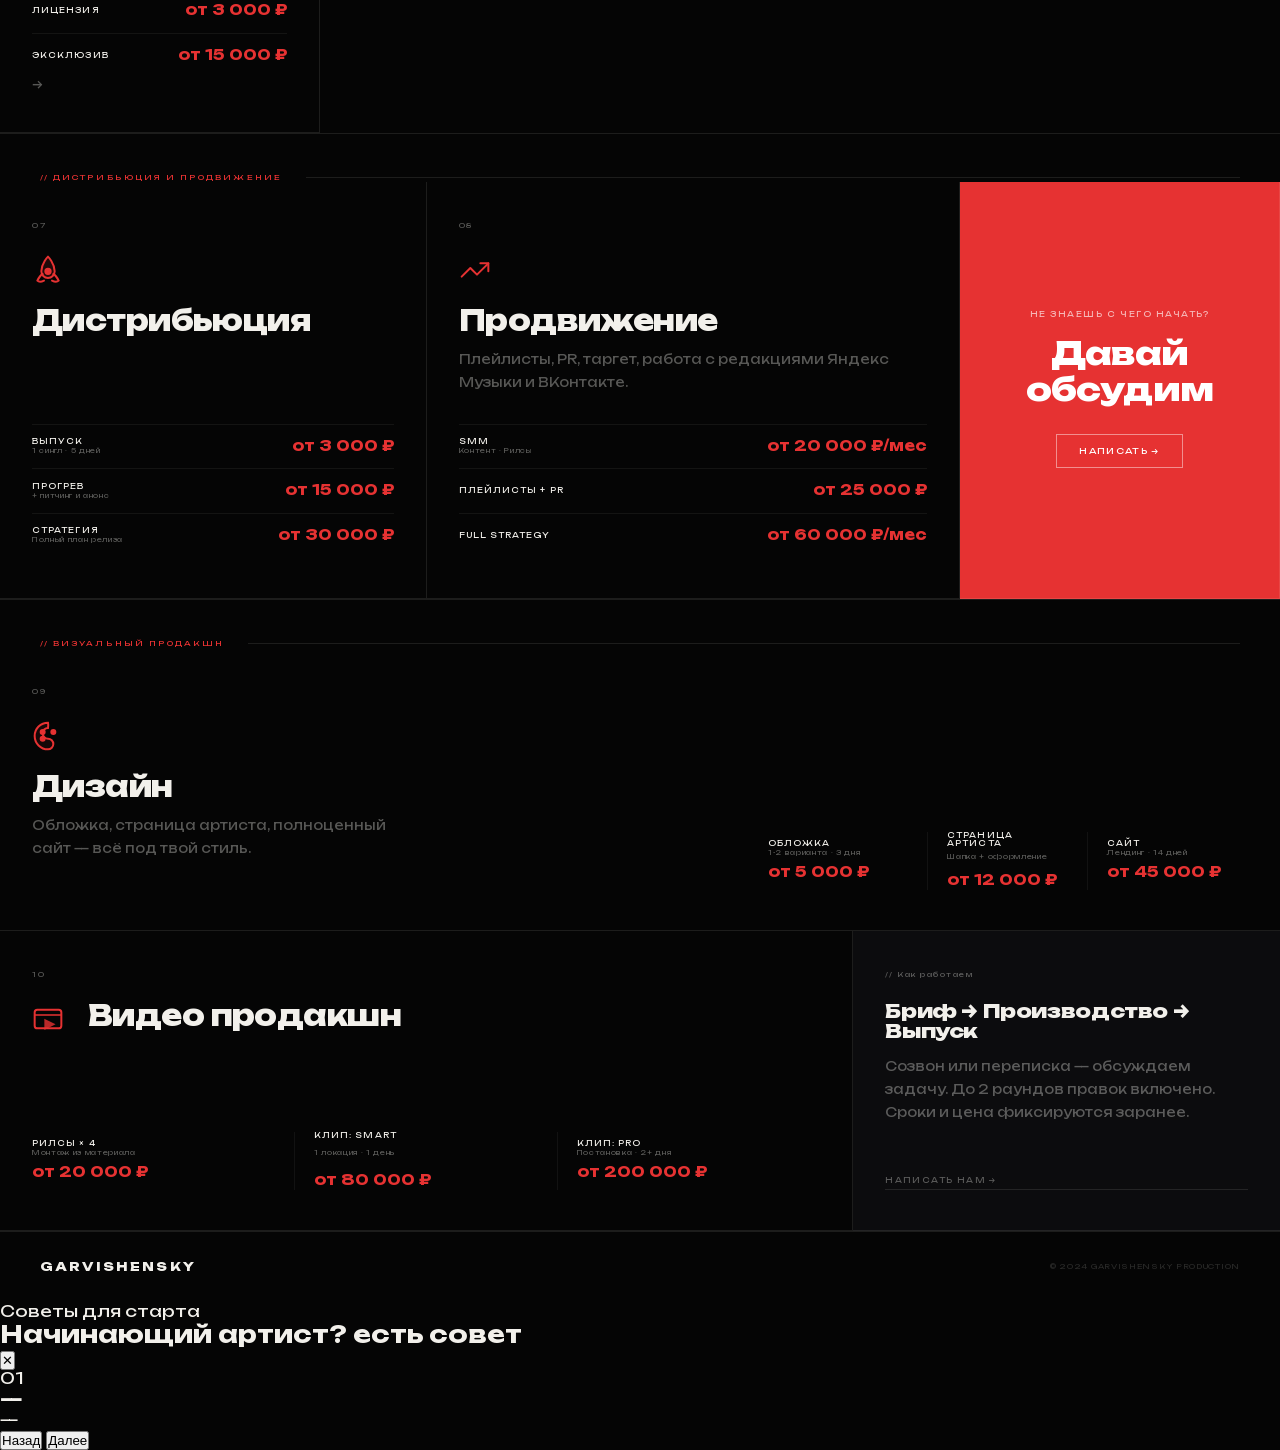
<file: pages/services.html>
<!DOCTYPE html>
<html lang="ru">
<head>
<meta charset="UTF-8">
<meta name="viewport" content="width=device-width, initial-scale=1.0">
<title>Услуги — GARVISHENSKY</title>
<link rel="stylesheet" href="../assets/css/services.css">
</head>
<body>

<div id="cur"></div><div id="cur-r"></div>

<nav>
  <a href="../index.html" class="n-logo" aria-label="GAVRISHEVSKY©">
    <img class="nav-logo-svg" src="../assets/icons/logo.svg" alt="" aria-hidden="true">
    <span class="nav-logo-text">GAVRISHEVSKY©</span>
  </a>
  <div class="n-right">
    <button class="n-advice" id="soundBtn" type="button" aria-label="Начинающий артист? есть совет" aria-pressed="false">
      <span class="n-advice-t">Начинающий артист? есть совет</span>
    </button>
    <a href="../index.html" class="n-back">Главная</a>
  </div>
</nav>

<!-- HERO -->
<header class="ph rv">
  <div class="ph-vid">
    <video autoplay muted loop playsinline preload="none" data-lazy-video>
      <source data-src="../assets/media/video/about.mp4" type="video/mp4">
    </video>
    <div class="ph-vid-ov"></div>
  </div>
  <h1 class="ph-h">Услуги</h1>
  <div class="ph-row">
    <div class="ph-count"><span class="ph-accent" style="color:var(--red)">ЗВУЧИ</span> как профи,<br>мы поможем</div>
  </div>
</header>

<!-- FILTER -->
<div class="filter-bar">
  <div class="fb-item on" onclick="flt('all',this)">Все</div>
  <div class="fb-item" onclick="flt('music',this)">Музыка</div>
  <div class="fb-item" onclick="flt('promo',this)">Продвижение</div>
  <div class="fb-item" onclick="flt('design',this)">Дизайн</div>
  <div class="fb-item" onclick="flt('video',this)">Видео</div>
</div>

<div class="grid" id="g">

  <!-- ─ МУЗЫКА ─ -->
  <div class="sdiv"><span class="sdiv-lbl">// Музыкальный продакшн</span><div class="sdiv-line"></div></div>

  <!-- 01 Песня под ключ — 5col tall -->
  <div class="sc c5 h380 rv" id="pesnya" data-cat="music">
    <div class="sc-bar"></div>
    <div class="sc-n">01</div>
    <div class="sc-badge">Хит продаж</div>
    <div class="sc-ico"><svg viewBox="0 0 24 24" fill="none" stroke="var(--red)" stroke-width="1.5" stroke-linecap="round"><path d="M9 18V5l12-2v13"/><circle cx="6" cy="18" r="3"/><circle cx="18" cy="16" r="3"/></svg></div>
    <div class="sc-name">Песня<br>под ключ</div>
    <p class="sc-desc">Трек с нуля — текст, мелодия, аранжировка, запись, сведение, мастеринг. Готовый файл для стримингов.</p>
    <div class="tiers">
      <div class="tier-r"><div><div class="tier-n">Smart</div><div class="tier-d">Демо-качество · 5 дней</div></div><div class="tier-p">от 30 000 ₽</div></div>
      <div class="tier-r"><div><div class="tier-n">Medium</div><div class="tier-d">Стриминг-качество · 10 дней</div></div><div class="tier-p">от 60 000 ₽</div></div>
      <div class="tier-r"><div><div class="tier-n">Pro</div><div class="tier-d">Топ-уровень · 14 дней</div></div><div class="tier-p">от 120 000 ₽</div></div>
    </div>
  </div>

  <!-- 02 Аранжировка — 4col -->
  <div class="sc c4 h380 rv" id="aranzhirovka" data-cat="music">
    <div class="sc-bar"></div>
    <div class="sc-n">02</div>
    <div class="sc-ico"><svg viewBox="0 0 24 24" fill="none" stroke="var(--red)" stroke-width="1.5" stroke-linecap="round"><rect x="2" y="5" width="20" height="14" rx="1"/><path d="M7 5v8M12 5v8M17 5v8"/><rect x="5" y="5" width="3" height="6" fill="var(--red)" rx=".3"/><rect x="10" y="5" width="3" height="6" fill="var(--red)" rx=".3"/><rect x="15" y="5" width="3" height="6" fill="var(--red)" rx=".3"/></svg></div>
    <div class="sc-name sc-name-sm">Звучи как профи, мы поможем</div>
    <p class="sc-desc">Музыкальная основа под твой жанр и референсы — гармония, ритм, инструменты, атмосфера.</p>
    <div class="tiers">
      <div class="tier-r"><div><div class="tier-n">Smart</div><div class="tier-d">Базовые инструменты</div></div><div class="tier-p">от 5 000 ₽</div></div>
      <div class="tier-r"><div><div class="tier-n">Medium</div><div class="tier-d">Живые + синтетика</div></div><div class="tier-p">от 12 000 ₽</div></div>
      <div class="tier-r"><div><div class="tier-n">Pro</div><div class="tier-d">Оркестр · Полный стек</div></div><div class="tier-p">от 25 000 ₽</div></div>
    </div>
  </div>

  <!-- 03 Запись — 3col -->
  <div class="sc c3 h380 rv" id="zapis" data-cat="music">
    <div class="sc-bar"></div>
    <div class="sc-n">03</div>
    <div class="sc-ico"><svg viewBox="0 0 24 24" fill="none" stroke="var(--red)" stroke-width="1.5" stroke-linecap="round"><rect x="9" y="2" width="6" height="11" rx="3"/><path d="M5 10a7 7 0 0014 0"/><line x1="12" y1="19" x2="12" y2="22"/><line x1="8" y1="22" x2="16" y2="22"/></svg></div>
    <div class="sc-name">Запись в студии</div>
    <div class="tiers" style="margin-top:auto">
      <div class="tier-r"><div><div class="tier-n">1 час</div></div><div class="tier-p">3 000 ₽</div></div>
      <div class="tier-r"><div><div class="tier-n">Полдня</div></div><div class="tier-p">10 000 ₽</div></div>
      <div class="tier-r"><div><div class="tier-n">Полный день</div></div><div class="tier-p">18 000 ₽</div></div>
    </div>
    <span class="sc-arr">→</span>
  </div>

  <!-- 04 Сведение — 7col wide -->
  <div class="sc c7 h260 rv" id="svedenie" data-cat="music">
    <div class="sc-bar"></div>
    <div class="sc-n">04</div>
    <div style="display:flex;align-items:flex-start;gap:2rem;margin-bottom:1.5rem">
      <div class="sc-ico" style="flex-shrink:0"><svg viewBox="0 0 24 24" fill="none" stroke="var(--red)" stroke-width="1.5" stroke-linecap="round"><line x1="4" y1="6" x2="20" y2="6"/><line x1="4" y1="12" x2="20" y2="12"/><line x1="4" y1="18" x2="20" y2="18"/><circle cx="8" cy="6" r="2" fill="var(--red)"/><circle cx="16" cy="12" r="2" fill="var(--red)"/><circle cx="10" cy="18" r="2" fill="var(--red)"/></svg></div>
      <div class="sc-name">Сведение</div>
    </div>
    <div class="tiers-h" style="grid-template-columns:1fr 1fr 1fr">
      <div class="tier-r"><div class="tier-n">Голос + минус</div><div class="tier-d">2 дорожки</div><div class="tier-p">от 4 000 ₽</div></div>
      <div class="tier-r"><div class="tier-n">Мультитрек</div><div class="tier-d">до 32 дорожек</div><div class="tier-p">от 10 000 ₽</div></div>
      <div class="tier-r"><div class="tier-n">Pro</div><div class="tier-d">Без ограничений</div><div class="tier-p">от 20 000 ₽</div></div>
    </div>
  </div>

  <!-- 05 Мастеринг — 5col -->
  <div class="sc c5 h260 rv" id="mastering" data-cat="music">
    <div class="sc-bar"></div>
    <div class="sc-n">05</div>
    <div style="display:flex;gap:1.5rem;align-items:flex-start">
      <div class="sc-ico"><svg viewBox="0 0 24 24" fill="none" stroke="var(--red)" stroke-width="1.5" stroke-linecap="round" stroke-linejoin="round"><path d="M13 2L3 14h9l-1 8 10-12h-9l1-8z" fill="rgba(230,50,50,.15)"/></svg></div>
      <div><div class="sc-name">Мастеринг</div><p class="sc-desc" style="margin-bottom:0">LUFS для Spotify, Apple, Яндекс. Финальный этап перед релизом.</p></div>
    </div>
    <div class="tiers" style="margin-top:auto">
      <div class="tier-r"><div><div class="tier-n">Smart</div><div class="tier-d">1 трек · 1 день</div></div><div class="tier-p">от 2 000 ₽</div></div>
      <div class="tier-r"><div><div class="tier-n">Medium</div><div class="tier-d">Stem-мастеринг</div></div><div class="tier-p">от 5 000 ₽</div></div>
      <div class="tier-r"><div><div class="tier-n">Pro</div><div class="tier-d">Аналоговая цепь</div></div><div class="tier-p">от 10 000 ₽</div></div>
    </div>
  </div>

  <!-- 06 Биты — 3col -->
  <div class="sc c3 h260 rv" id="bity" data-cat="music">
    <div class="sc-bar"></div>
    <div class="sc-n">06</div>
    <div class="sc-ico"><svg viewBox="0 0 24 24" fill="none" stroke="var(--red)" stroke-width="1.5" stroke-linecap="round"><rect x="2" y="4" width="20" height="16" rx="2"/><circle cx="8" cy="10" r="2" fill="var(--red)"/><circle cx="16" cy="10" r="2" fill="var(--red)"/><line x1="8" y1="14" x2="16" y2="14"/></svg></div>
    <div class="sc-name">Биты</div>
    <div class="tiers" style="margin-top:auto">
      <div class="tier-r"><div><div class="tier-n">Лицензия</div></div><div class="tier-p">от 3 000 ₽</div></div>
      <div class="tier-r"><div><div class="tier-n">Эксклюзив</div></div><div class="tier-p">от 15 000 ₽</div></div>
    </div>
    <span class="sc-arr">→</span>
  </div>

  <!-- ─ ПРОДВИЖЕНИЕ ─ -->
  <div class="sdiv"><span class="sdiv-lbl">// Дистрибьюция и продвижение</span><div class="sdiv-line"></div></div>

  <!-- 07 Дистрибьюция — 4col -->
  <div class="sc c4 h300 rv" id="distribuciya" data-cat="promo">
    <div class="sc-bar"></div>
    <div class="sc-n">07</div>
    <div class="sc-ico"><svg viewBox="0 0 24 24" fill="none" stroke="var(--red)" stroke-width="1.5" stroke-linecap="round" stroke-linejoin="round"><path d="M12 2C12 2 7 7 7 13a5 5 0 0010 0c0-6-5-11-5-11z" fill="rgba(230,50,50,.12)"/><circle cx="12" cy="13" r="2" fill="var(--red)"/><path d="M9 20c-2 1-4 1-5 0 1-2 2-4 4-5M15 20c2 1 4 1 5 0-1-2-2-4-4-5"/></svg></div>
    <div class="sc-name">Дистри&shy;бьюция</div>
    <div class="tiers" style="margin-top:auto">
      <div class="tier-r"><div><div class="tier-n">Выпуск</div><div class="tier-d">1 сингл · 5 дней</div></div><div class="tier-p">от 3 000 ₽</div></div>
      <div class="tier-r"><div><div class="tier-n">Прогрев</div><div class="tier-d">+ питчинг и анонс</div></div><div class="tier-p">от 15 000 ₽</div></div>
      <div class="tier-r"><div><div class="tier-n">Стратегия</div><div class="tier-d">Полный план релиза</div></div><div class="tier-p">от 30 000 ₽</div></div>
    </div>
  </div>

  <!-- 08 Продвижение — 5col -->
  <div class="sc c5 h300 rv" id="prodvizhenie" data-cat="promo">
    <div class="sc-bar"></div>
    <div class="sc-n">08</div>
    <div class="sc-ico"><svg viewBox="0 0 24 24" fill="none" stroke="var(--red)" stroke-width="1.5" stroke-linecap="round" stroke-linejoin="round"><polyline points="22 7 13.5 15.5 8.5 10.5 2 17"/><polyline points="16 7 22 7 22 13"/></svg></div>
    <div class="sc-name">Продви&shy;жение</div>
    <p class="sc-desc">Плейлисты, PR, таргет, работа с редакциями Яндекс Музыки и ВКонтакте.</p>
    <div class="tiers" style="margin-top:auto">
      <div class="tier-r"><div><div class="tier-n">SMM</div><div class="tier-d">Контент · Рилсы</div></div><div class="tier-p">от 20 000 ₽/мес</div></div>
      <div class="tier-r"><div><div class="tier-n">Плейлисты + PR</div></div><div class="tier-p">от 25 000 ₽</div></div>
      <div class="tier-r"><div><div class="tier-n">Full Strategy</div></div><div class="tier-p">от 60 000 ₽/мес</div></div>
    </div>
  </div>

  <!-- CTA — 3col -->
  <div class="sc c3 h300 sc-cta rv">
    <div class="cta-sub">Не знаешь с чего начать?</div>
    <div class="cta-ttl">Давай<br>обсудим</div>
    <a href="../index.html#contact" class="cta-btn">Написать →</a>
  </div>

  <!-- ─ ВИЗУАЛ ─ -->
  <div class="sdiv"><span class="sdiv-lbl">// Визуальный продакшн</span><div class="sdiv-line"></div></div>

  <!-- 09 Дизайн — 12col full -->
  <div class="sc c12 h260 rv" id="dizain" data-cat="design" style="border-right:none">
    <div style="flex:1">
      <div class="sc-n">09</div>
      <div class="sc-ico"><svg viewBox="0 0 24 24" fill="none" stroke="var(--red)" stroke-width="1.5" stroke-linecap="round"><path d="M12 2a10 10 0 100 20 4 4 0 000-8 4 4 0 010-8 10 10 0 000-4z" fill="rgba(230,50,50,.08)"/><circle cx="8" cy="9" r="1.5" fill="var(--red)"/><circle cx="16" cy="9" r="1.5" fill="var(--red)"/><circle cx="8" cy="14" r="1.5" fill="var(--red)"/></svg></div>
      <div class="sc-name">Дизайн</div>
      <p class="sc-desc" style="max-width:360px">Обложка, страница артиста, полноценный сайт — всё под твой стиль.</p>
    </div>
    <div class="tiers-h" style="grid-template-columns:1fr 1fr 1fr;width:480px;flex-shrink:0">
      <div class="tier-r"><div class="tier-n">Обложка</div><div class="tier-d">1-2 варианта · 3 дня</div><div class="tier-p">от 5 000 ₽</div></div>
      <div class="tier-r"><div class="tier-n">Страница артиста</div><div class="tier-d">Шапка + оформление</div><div class="tier-p">от 12 000 ₽</div></div>
      <div class="tier-r"><div class="tier-n">Сайт</div><div class="tier-d">Лендинг · 14 дней</div><div class="tier-p">от 45 000 ₽</div></div>
    </div>
  </div>

  <!-- 10 Видео — 8col -->
  <div class="sc c8 h300 rv" id="video" data-cat="video">
    <div class="sc-bar"></div>
    <div class="sc-n">10</div>
    <div style="display:flex;gap:1.5rem;align-items:flex-start;margin-bottom:1.5rem">
      <div class="sc-ico"><svg viewBox="0 0 24 24" fill="none" stroke="var(--red)" stroke-width="1.5" stroke-linecap="round"><rect x="2" y="5" width="20" height="14" rx="2"/><path d="M2 9h20" stroke-width="1.2"/><polygon points="10,13 16,16 10,19" fill="var(--red)" opacity=".8"/></svg></div>
      <div class="sc-name">Видео продакшн</div>
    </div>
    <div class="tiers-h" style="grid-template-columns:1fr 1fr 1fr">
      <div class="tier-r"><div class="tier-n">Рилсы × 4</div><div class="tier-d">Монтаж из материала</div><div class="tier-p">от 20 000 ₽</div></div>
      <div class="tier-r"><div class="tier-n">Клип: Smart</div><div class="tier-d">1 локация · 1 день</div><div class="tier-p">от 80 000 ₽</div></div>
      <div class="tier-r"><div class="tier-n">Клип: Pro</div><div class="tier-d">Постановка · 2+ дня</div><div class="tier-p">от 200 000 ₽</div></div>
    </div>
  </div>

  <!-- INFO — 4col -->
  <div class="sc c4 h300 sc-info rv" style="border-right:none">
    <div class="sc-bar"></div>
    <div class="sc-n">// Как работаем</div>
    <div class="sc-name" style="font-size:1.2rem;margin-bottom:.8rem">Бриф → Производство → Выпуск</div>
    <p class="sc-desc">Созвон или переписка — обсуждаем задачу. До 2 раундов правок включено. Сроки и цена фиксируются заранее.</p>
    <a href="../index.html#contact" style="font-family:'Unbounded';font-size:.48rem;letter-spacing:.18em;text-transform:uppercase;color:var(--dim);border-bottom:1px solid var(--line);padding-bottom:.2rem;margin-top:auto;display:inline-block;transition:all .2s" onmouseenter="this.style.color='#f2f0eb'" onmouseleave="this.style.color='var(--dim)'">Написать нам →</a>
  </div>

</div>

<footer>
  <div class="f-logo">GARVISHENSKY</div>
  <div class="f-c">© 2024 GARVISHENSKY PRODUCTION</div>
</footer>

<script src="../assets/js/services.js"></script>

<!-- ADVICE -->
<div class="advice-modal" id="adviceModal" aria-hidden="true">
  <div class="advice-backdrop" data-close="true"></div>
  <div class="advice-card" role="dialog" aria-modal="true" aria-labelledby="adviceTitle">
    <div class="advice-head">
      <div>
        <div class="advice-k">Советы для старта</div>
        <h2 class="advice-title" id="adviceTitle">Начинающий артист? есть совет</h2>
      </div>
      <button class="advice-close" id="adviceClose" type="button" aria-label="Закрыть советы">✕</button>
    </div>
    <div class="advice-stage">
      <div class="advice-no" id="adviceNo">01</div>
      <h3 class="advice-step-title" id="adviceStepTitle">—</h3>
      <p class="advice-step-body" id="adviceStepBody">—</p>
    </div>
    <div class="advice-foot">
      <div class="advice-dots" id="adviceDots" aria-label="Пагинация советов"></div>
      <div class="advice-nav">
        <button class="advice-btn" id="advicePrev" type="button">Назад</button>
        <button class="advice-btn is-red" id="adviceNext" type="button">Далее</button>
      </div>
    </div>
  </div>
</div>
</body>
</html>
</file>
<file: assets/css/services.css>
*,*::before,*::after{margin:0;padding:0;box-sizing:border-box}
html{scroll-behavior:smooth}
body{background:#050505;color:#f2f0eb;font-family:'Unbounded',sans-serif;cursor:none;overflow-x:hidden}
:root{
  --bg:#050505;--bg2:#0c0c0e;
  --w:#f2f0eb;--dim:rgba(242,240,235,.35);
  --line:rgba(242,240,235,.1);--line2:rgba(242,240,235,.06);
  --red:#e63232;--ease:cubic-bezier(.16,1,.3,1);
}
a{color:inherit;text-decoration:none}

@font-face{
  font-family:'Unbounded';
  src:url('../fonts/unbounded/Unbounded-Variable.ttf') format('truetype');
  font-weight:100 900;
  font-style:normal;
  font-display:swap;
}

#cur{width:5px;height:5px;background:var(--w);border-radius:50%;position:fixed;top:0;left:0;pointer-events:none;z-index:9999;mix-blend-mode:difference;transform:translate(-50%,-50%)}
#cur-r{width:28px;height:28px;border:1px solid rgba(242,240,235,.4);border-radius:50%;position:fixed;top:0;left:0;pointer-events:none;z-index:9998;mix-blend-mode:difference;transform:translate(-50%,-50%)}

nav{position:fixed;top:0;left:0;right:0;z-index:200;display:flex;justify-content:space-between;align-items:center;padding:1.5rem 2.5rem;background:rgba(5,5,5,.92);backdrop-filter:blur(16px);border-bottom:1px solid var(--line2)}
.n-logo{display:flex;align-items:center;justify-content:flex-start;line-height:1;position:relative}
.nav-logo-svg{width:34px;height:auto;display:block;color:var(--w);filter:drop-shadow(0 0 10px rgba(230,50,50,.16));transition:opacity .2s var(--ease),transform .2s var(--ease)}
.nav-logo-text{position:absolute;left:0;top:50%;transform:translateY(-50%) scale(.98);opacity:0;font-family:'Unbounded',sans-serif;font-size:.43rem;letter-spacing:.28em;text-transform:uppercase;color:var(--w);white-space:nowrap;transition:opacity .2s var(--ease),transform .2s var(--ease)}
.n-logo:hover .nav-logo-svg,.n-logo:focus-visible .nav-logo-svg{opacity:0;transform:scale(.92)}
.n-logo:hover .nav-logo-text,.n-logo:focus-visible .nav-logo-text{opacity:1;transform:translateY(-50%) scale(1)}
.n-back{font-family:'Unbounded',sans-serif;font-size:.52rem;letter-spacing:.18em;text-transform:uppercase;color:var(--dim);display:flex;align-items:center;gap:.5rem;transition:color .2s}
.n-back::before{content:'←'}
.n-back:hover{color:var(--w)}

/* PAGE HERO */
.ph{height:58vh;min-height:440px;display:flex;flex-direction:column;justify-content:flex-end;padding:7.5rem 2.5rem 1.75rem;border-bottom:1px solid var(--line);position:relative;overflow:hidden}
.ph::before{content:'';position:absolute;inset:0;background:radial-gradient(ellipse 90% 70% at 10% 90%,rgba(230,50,50,.07),transparent)}
.ph-h{font-size:clamp(2rem,4.6vw,4.8rem);font-weight:800;letter-spacing:-.03em;line-height:1;text-transform:uppercase;font-family:'Montserrat',sans-serif;margin:1.5rem 0 .35rem}
.ph-h em{font-style:normal;color:transparent;-webkit-text-stroke:1px rgba(242,240,235,.28)}
.ph-row{display:flex;justify-content:flex-end;align-items:flex-end;gap:2rem;width:100%;margin-top:0;padding-bottom:0}
.ph-desc{display:none}
.ph-count{font-family:'Unbounded',sans-serif;font-size:.44rem;letter-spacing:.16em;color:var(--dim);text-align:right;line-height:1.45;text-transform:uppercase}
.ph-accent{color:var(--red)}

/* FILTER */
.filter-bar{display:flex;border-bottom:1px solid var(--line);overflow-x:auto;scrollbar-width:none}
.filter-bar::-webkit-scrollbar{display:none}
.fb-item{font-family:'Unbounded',sans-serif;font-size:.5rem;letter-spacing:.18em;text-transform:uppercase;color:var(--dim);padding:1rem 1.8rem;white-space:nowrap;cursor:none;border-right:1px solid var(--line);transition:color .2s;position:relative}
.fb-item::after{content:'';position:absolute;bottom:0;left:0;right:0;height:2px;background:var(--red);transform:scaleX(0);transition:transform .3s var(--ease)}
.fb-item.on,.fb-item:hover{color:var(--w)}
.fb-item.on::after{transform:scaleX(1)}

/* SECTION DIVIDER */
.sdiv{grid-column:1/-1;display:flex;align-items:center;gap:1.5rem;padding:2.5rem 2.5rem 0;border-top:1px solid var(--line)}
.sdiv-lbl{font-family:'Unbounded',sans-serif;font-size:.46rem;letter-spacing:.28em;text-transform:uppercase;color:var(--red);white-space:nowrap}
.sdiv-line{flex:1;height:1px;background:var(--line)}

/* BENTO GRID */
.grid{display:grid;grid-template-columns:repeat(12,1fr)}

/* card base */
.sc{
  border-right:1px solid var(--line);border-bottom:1px solid var(--line);
  padding:2.5rem 2rem;display:flex;flex-direction:column;
  position:relative;overflow:hidden;cursor:none;
  transition:background .35s;
}
.sc:hover{background:rgba(230,50,50,.03)}
.sc-bar{position:absolute;bottom:0;left:0;right:0;height:2px;background:var(--red);transform:scaleX(0);transform-origin:left;transition:transform .5s var(--ease)}
.sc:hover .sc-bar{transform:scaleX(1)}

/* sizes */
.c5{grid-column:span 5}
.c4{grid-column:span 4}
.c3{grid-column:span 3}
.c7{grid-column:span 7}
.c8{grid-column:span 8}
.c12{grid-column:span 12;flex-direction:row;gap:4rem;align-items:center}
.h380{min-height:380px}
.h300{min-height:300px}
.h260{min-height:260px}
.h440{min-height:440px}

/* card inner */
.sc-n{font-family:'Unbounded',sans-serif;font-size:.44rem;letter-spacing:.22em;color:var(--dim);margin-bottom:1.5rem}
.sc-badge{display:inline-block;font-family:'Unbounded',sans-serif;font-size:.4rem;letter-spacing:.12em;text-transform:uppercase;border:1px solid rgba(230,50,50,.45);color:var(--red);padding:.18rem .55rem;margin-bottom:.8rem}
.sc-ico{width:32px;height:32px;margin-bottom:1.4rem;flex-shrink:0}
.sc-ico svg{width:100%;height:100%}
.sc-name{font-size:clamp(1.3rem,2.2vw,2.2rem);font-weight:800;letter-spacing:-.02em;line-height:1.05;margin-bottom:.7rem}
.sc-name-sm{font-size:clamp(1.05rem,1.6vw,1.6rem);line-height:1.12;max-width:240px}
.sc-desc{font-size:.8rem;color:var(--dim);line-height:1.8;flex:1;margin-bottom:1.8rem}
.sc-arr{font-size:.8rem;color:var(--dim);margin-top:auto;transition:all .3s;display:inline-block}
.sc:hover .sc-arr{color:var(--red);transform:translateX(5px)}

/* tiers */
.tiers{display:flex;flex-direction:column;margin-top:auto}
.tier-r{display:flex;justify-content:space-between;align-items:center;padding:.8rem 0;border-top:1px solid var(--line2);transition:padding-left .2s}
.tier-r:hover{padding-left:.4rem}
.tier-n{font-family:'Unbounded',sans-serif;font-size:.48rem;letter-spacing:.14em;text-transform:uppercase;color:var(--w)}
.tier-d{font-family:'Unbounded',sans-serif;font-size:.42rem;letter-spacing:.1em;color:var(--dim);margin-top:.15rem}
.tier-p{font-size:.9rem;font-weight:700;color:var(--red);flex-shrink:0;margin-left:1rem}

/* tiers grid (horizontal) */
.tiers-h{display:grid;margin-top:auto}
.tiers-h .tier-r{flex-direction:column;align-items:flex-start;border-right:1px solid var(--line2);border-top:none;padding:.5rem 1.2rem .5rem 0}
.tiers-h .tier-r:last-child{border-right:none;padding-left:1.2rem;padding-right:0}
.tiers-h .tier-r:not(:first-child):not(:last-child){padding:0 1.2rem}
.tiers-h .tier-p{margin:0;margin-top:.4rem}

/* CTA block */
.sc-cta{background:var(--red)!important;justify-content:center;align-items:center;text-align:center;gap:1.2rem}
.sc-cta:hover{background:#ff3535!important}
.sc-cta .sc-bar{display:none}
.cta-sub{font-family:'Unbounded',sans-serif;font-size:.48rem;letter-spacing:.2em;text-transform:uppercase;color:rgba(255,255,255,.65)}
.cta-ttl{font-size:2rem;font-weight:800;color:#fff;letter-spacing:-.02em;line-height:1.1}
.cta-btn{font-family:'Unbounded',sans-serif;font-size:.52rem;letter-spacing:.16em;text-transform:uppercase;border:1px solid rgba(255,255,255,.45);color:#fff;padding:.65rem 1.4rem;display:inline-block;margin-top:.4rem;transition:background .2s}
.cta-btn:hover{background:rgba(255,255,255,.15)}

/* info block */
.sc-info{background:var(--bg2)!important}
.sc-info:hover{background:var(--bg2)!important}
.sc-info .sc-bar{background:rgba(242,240,235,.15)}

/* noise */
body::after{content:'';position:fixed;inset:0;z-index:9990;pointer-events:none;background-image:url("data:image/svg+xml,%3Csvg xmlns='http://www.w3.org/2000/svg' width='200' height='200'%3E%3Cfilter id='n'%3E%3CfeTurbulence type='fractalNoise' baseFrequency='0.9' numOctaves='4' stitchTiles='stitch'/%3E%3C/filter%3E%3Crect width='200' height='200' filter='url(%23n)' opacity='0.025'/%3E%3C/svg%3E");opacity:.4}

/* reveal */
.rv{opacity:0;transform:translateY(18px);transition:opacity .7s var(--ease),transform .7s var(--ease)}
.rv.in{opacity:1;transform:none}

footer{padding:1.8rem 2.5rem;border-top:1px solid var(--line);display:flex;justify-content:space-between;align-items:center}
.f-logo{font-size:.75rem;font-weight:800;letter-spacing:.18em}
.f-c{font-family:'Unbounded',sans-serif;font-size:.44rem;letter-spacing:.1em;color:rgba(242,240,235,.15)}

@media(max-width:900px){
  .ph{padding:0 1.5rem;}
  .ph-row{flex-direction:column;gap:1rem;}

  nav{padding:1.2rem 1.5rem}
  
  .c5,.c4,.c3,.c7,.c8{grid-column:1/-1}
  .c12{grid-column:1/-1;flex-direction:column;gap:1.5rem}
  .sc-cta{grid-column:1/-1}
  
  .sdiv{padding:2rem 1.5rem 0}
  .sc{padding:2rem 1.5rem}
  footer{flex-direction:column;gap:1rem;text-align:center}
  .tiers-h{grid-template-columns:1fr}
  .tiers-h .tier-r{border-right:none;border-top:1px solid var(--line2);padding:.7rem 0!important}
}

/* PAGE HERO VIDEO */
.ph-vid{position:absolute;inset:0;z-index:0;pointer-events:none}
.ph-vid video{width:100%;height:100%;object-fit:cover;opacity:.36;filter:grayscale(1) saturate(0) contrast(1.22) brightness(.78)}
.ph-vid-ov{position:absolute;inset:0;background:linear-gradient(to top,rgba(10,10,10,1) 0%,rgba(10,10,10,.7) 45%,rgba(10,10,10,.22) 100%)}
.ph-tag,.ph-h,.ph-row,.ph-desc,.ph-count{position:relative;z-index:1}
</file>
